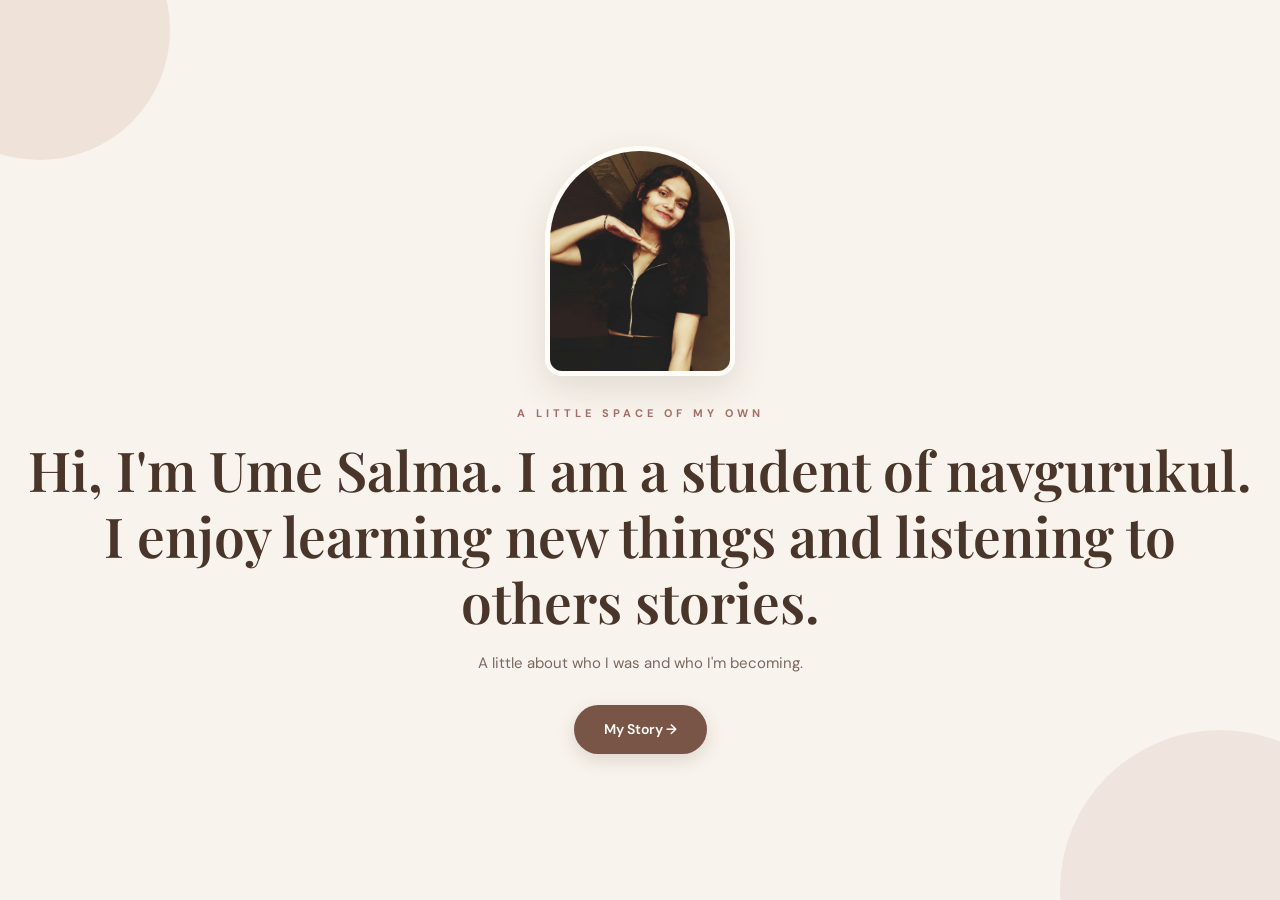
<file: index.html>
<!DOCTYPE html>
<html lang="en">
<head>
    <meta charset="UTF-8">
    <meta name="viewport" content="width=device-width, initial-scale=1.0">
    <title>Ume Salma | My Little World</title>
    <link rel="stylesheet" href="style.css">
</head>
<body>

    <main class="home">
        <img src="images/WhatsApp Image 2026-10-31 at 12.06.37 AM.jpeg" alt="Ume Salma" class="profile-photo">

        <p class="greeting">A LITTLE SPACE OF MY OWN</p>

        <h1>Hi, I'm Ume Salma. I am a student of navgurukul. I enjoy learning new things and listening to others stories.</h1>

        <p class="intro">
            A little about who I was and who I'm becoming.
        </p>

        <a href="story.html" class="story-button">My Story &rarr;</a>
    </main>

</body>
</html>
</file>
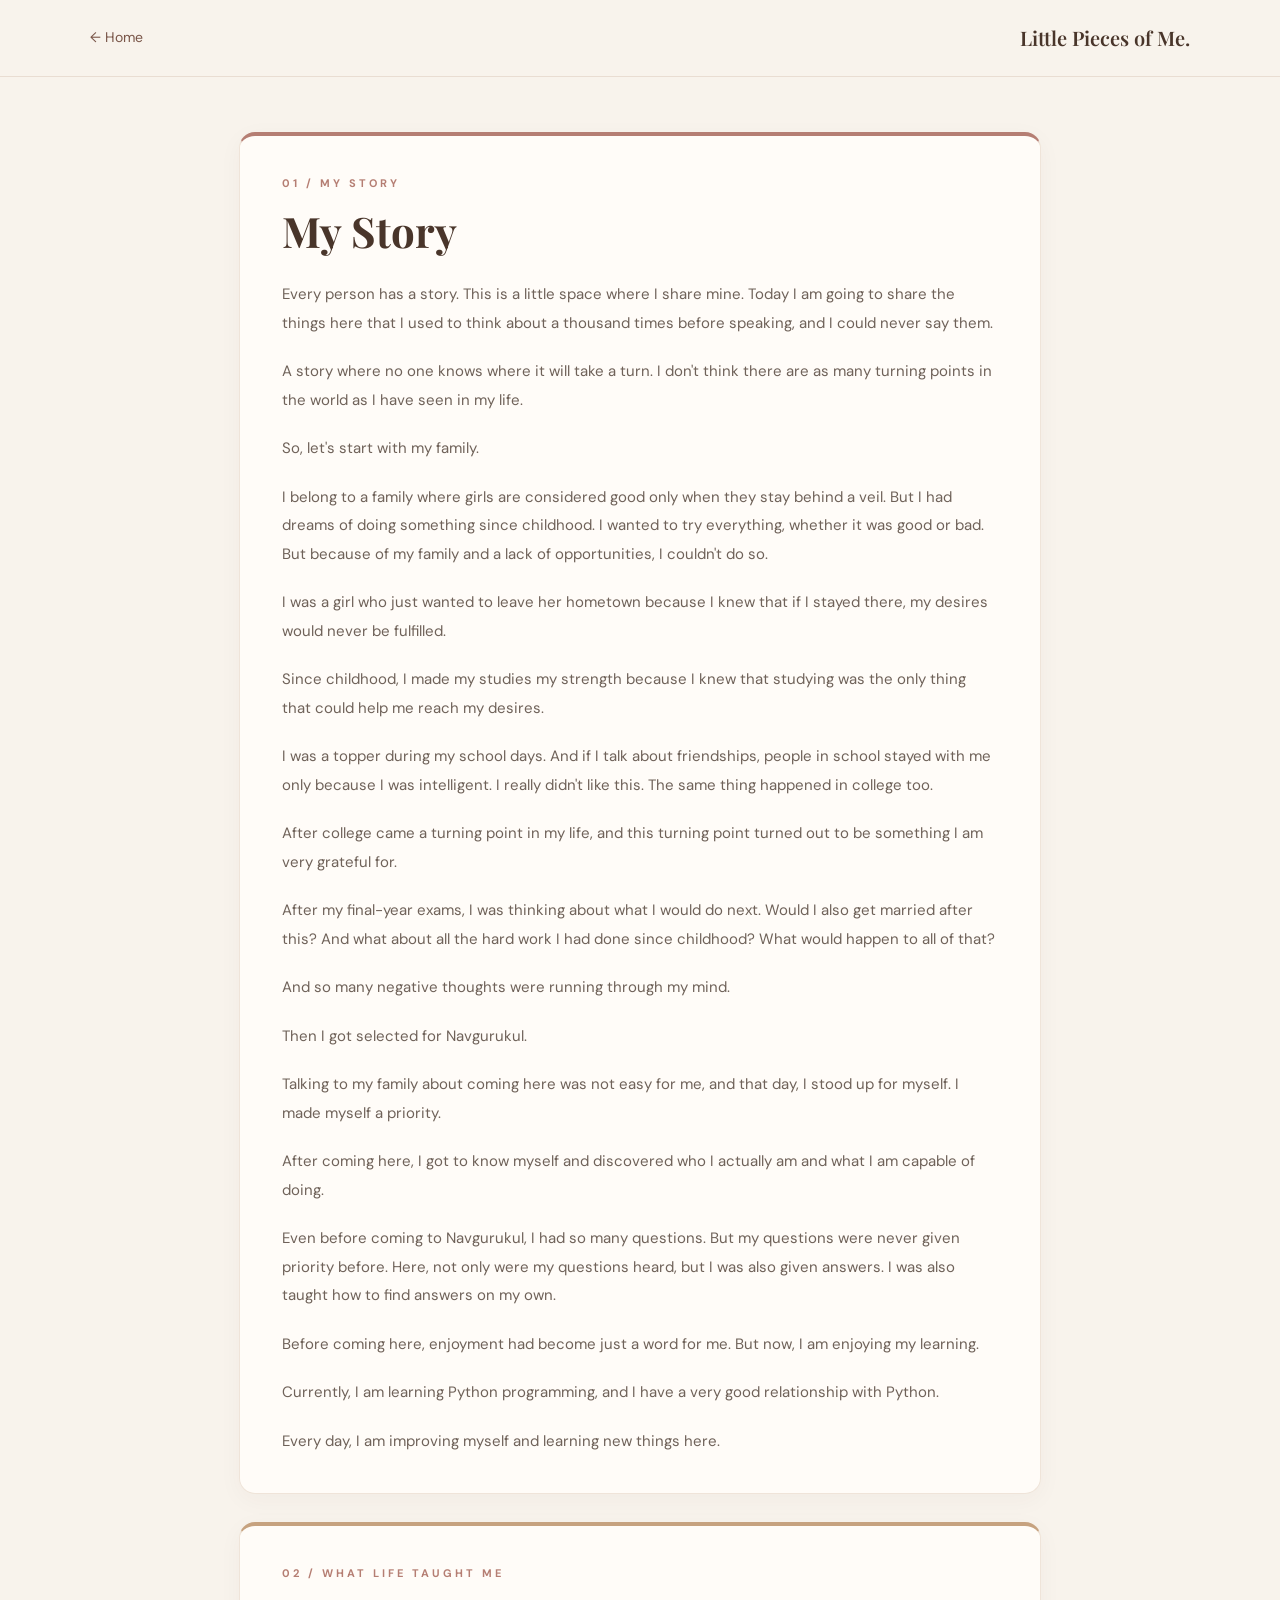
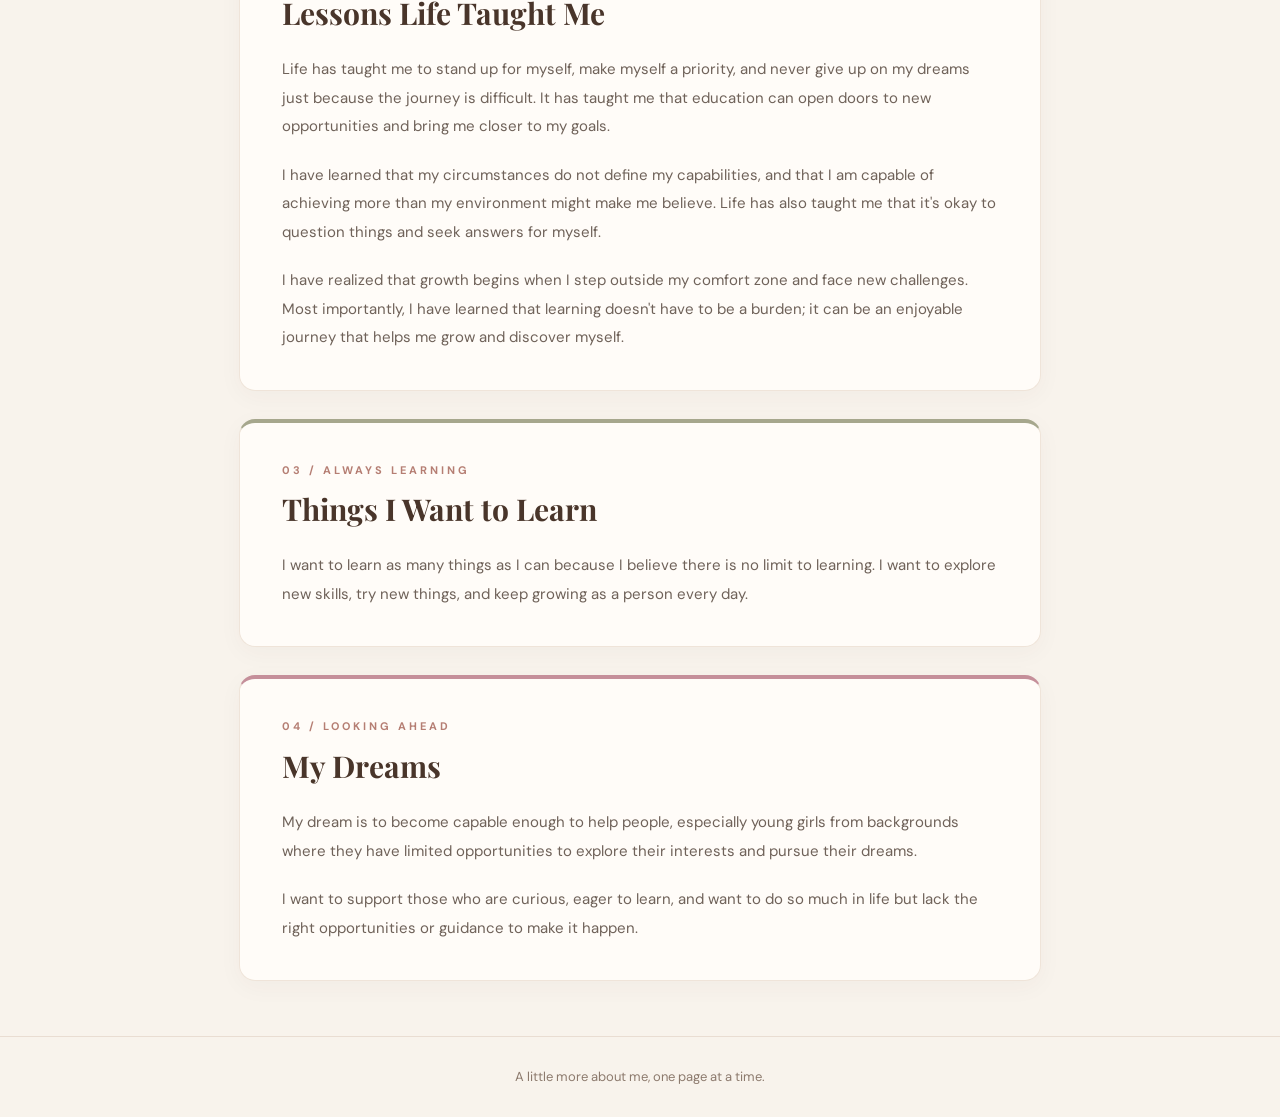
<file: story.html>
<!DOCTYPE html>
<html lang="en">
<head>
    <meta charset="UTF-8">
    <meta name="viewport" content="width=device-width, initial-scale=1.0">
    <title>My Story | Ume Salma</title>
    <link rel="stylesheet" href="style.css">
</head>
<body>

    <header class="story-header">
        <a href="index.html" class="back-link">&larr; Home</a>
        <span>Little Pieces of Me.</span>
    </header>

    <main class="story-page">

        <section id="my-story" class="story-section">
            <p class="label">01 / MY STORY</p>
            <h1>My Story</h1>

            <p>
                Every person has a story. This is a little space
                where I share mine. Today I am going to share the things here
                that I used to think about a thousand times before speaking,
                and I could never say them.
            </p>

            <p>
                A story where no one knows where it
                will take a turn. I don't think there are as many turning
                points in the world as I have seen in my life.
            </p>

            <p>
                So, let's start with my family.
            </p>

            <p>
                I belong to a family where girls are considered good only
                when they stay behind a veil. But I had dreams of doing
                something since childhood. I wanted to try everything,
                whether it was good or bad. But because of my family and
                a lack of opportunities, I couldn't do so.
            </p>

            <p>
                I was a girl who just wanted to leave her hometown because
                I knew that if I stayed there, my desires would never be fulfilled.
            </p>

            <p>
                Since childhood, I made my studies my strength because I knew
                that studying was the only thing that could help me reach my desires.
            </p>

            <p>
                I was a topper during my school days. And if I talk about
                friendships, people in school stayed with me only because
                I was intelligent. I really didn't like this. The same thing
                happened in college too.
            </p>

            <p>
                After college came a turning point in my life, and this
                turning point turned out to be something I am very grateful for.
            </p>

            <p>
                After my final-year exams, I was thinking about what I would
                do next. Would I also get married after this? And what about
                all the hard work I had done since childhood? What would
                happen to all of that?
            </p>

            <p>
                And so many negative thoughts were running through my mind.
            </p>

            <p>
                Then I got selected for Navgurukul.
            </p>

            <p>
                Talking to my family about coming here was not easy for me,
                and that day, I stood up for myself. I made myself a priority.
            </p>

            <p>
                After coming here, I got to know myself and discovered who I
                actually am and what I am capable of doing.
            </p>

            <p>
                Even before coming to Navgurukul, I had so many questions.
                But my questions were never given priority before. Here,
                not only were my questions heard, but I was also given answers.
                I was also taught how to find answers on my own.
            </p>

            <p>
                Before coming here, enjoyment had become just a word for me.
                But now, I am enjoying my learning.
            </p>

            <p>
                Currently, I am learning Python programming, and I have a
                very good relationship with Python.
            </p>

            <p>
                Every day, I am improving myself and learning new things here.
            </p>
        </section>


        <section id="life-lessons" class="story-section">
            <p class="label">02 / WHAT LIFE TAUGHT ME</p>
            <h2>Lessons Life Taught Me</h2>

            <p>
                Life has taught me to stand up for myself, make myself a
                priority, and never give up on my dreams just because the
                journey is difficult. It has taught me that education can
                open doors to new opportunities and bring me closer to my goals.
            </p>

            <p>
                I have learned that my circumstances do not define my
                capabilities, and that I am capable of achieving more than
                my environment might make me believe. Life has also taught
                me that it's okay to question things and seek answers for myself.
            </p>

            <p>
                I have realized that growth begins when I step outside my
                comfort zone and face new challenges. Most importantly,
                I have learned that learning doesn't have to be a burden;
                it can be an enjoyable journey that helps me grow and
                discover myself.
            </p>
        </section>


        <section id="learning" class="story-section">
            <p class="label">03 / ALWAYS LEARNING</p>
            <h2>Things I Want to Learn</h2>

            <p>
                I want to learn as many things as I can because I believe
                there is no limit to learning. I want to explore new skills,
                try new things, and keep growing as a person every day.
            </p>
        </section>


        <section id="dreams" class="story-section">
            <p class="label">04 / LOOKING AHEAD</p>
            <h2>My Dreams</h2>

            <p>
                My dream is to become capable enough to help people,
                especially young girls from backgrounds where they have
                limited opportunities to explore their interests and pursue
                their dreams.
            </p>

            <p>
                I want to support those who are curious, eager to learn,
                and want to do so much in life but lack the right
                opportunities or guidance to make it happen.
            </p>
        </section>

    </main>

    <footer>
        <p>A little more about me, one page at a time.</p>
    </footer>

</body>
</html>
</file>
<file: style.css>
@import url('https://fonts.googleapis.com/css2?family=DM+Sans:wght@400;500;600;700&family=Playfair+Display:wght@500;600;700&display=swap');

/* Basic setup */

* {
    margin: 0;
    padding: 0;
    box-sizing: border-box;
}

html {
    scroll-behavior: smooth;
}

body {
    font-family: 'DM Sans', sans-serif;
    background-color: #F8F3EC;
    color: #49352A;
    line-height: 1.8;
}

/* Homepage */

.home {
    min-height: 100vh;
    display: flex;
    flex-direction: column;
    justify-content: center;
    align-items: center;
    text-align: center;
    padding: 45px 20px;
    position: relative;
    overflow: hidden;
}

/* Soft decorative circles */

.home::before,
.home::after {
    content: "";
    position: absolute;
    border-radius: 50%;
    z-index: -1;
    pointer-events: none;
}

.home::before {
    width: 260px;
    height: 260px;
    background: #EAD8CD;
    top: -100px;
    left: -90px;
    opacity: 0.6;
}

.home::after {
    width: 320px;
    height: 320px;
    background: #E8D5D1;
    bottom: -150px;
    right: -100px;
    opacity: 0.5;
}

/* Profile photo */

.profile-photo {
    width: 190px;
    height: 230px;
    object-fit: cover;
    object-position: center;
    border-radius: 100px 100px 18px 18px;
    border: 5px solid #FFFCF8;
    box-shadow: 0 12px 35px rgba(73, 53, 42, 0.13);
    margin-bottom: 28px;
    animation: fadeIn 1s ease both, floatPhoto 5s ease-in-out 1s infinite;
}

/* Small introduction heading */

.greeting {
    font-size: 11px;
    font-weight: 700;
    letter-spacing: 4px;
    color: #A16F65;
    margin-bottom: 12px;
    animation: fadeInUp 0.8s ease both;
}

/* Main heading */

.home h1 {
    font-family: 'Playfair Display', serif;
    font-size: clamp(34px, 6vw, 55px);
    font-weight: 600;
    line-height: 1.2;
    margin-bottom: 16px;
    animation: fadeInUp 0.8s ease 0.2s both;
}

/* Introduction text */

.intro {
    color: #79695F;
    font-size: 15px;
    max-width: 340px;
    margin-bottom: 28px;
    animation: fadeInUp 0.8s ease 0.4s both;
}

/* My Story button */

.story-button {
    display: inline-block;
    text-decoration: none;
    color: #FFFCF8;
    background-color: #795548;
    padding: 12px 30px;
    border-radius: 30px;
    font-size: 14px;
    font-weight: 600;
    box-shadow: 0 6px 18px rgba(73, 53, 42, 0.15);
    transition: all 0.3s ease;
    animation: fadeInUp 0.8s ease 0.6s both;
}

.story-button:hover {
    background-color: #A16F65;
    transform: translateY(-4px);
    box-shadow: 0 10px 24px rgba(73, 53, 42, 0.2);
}

/* Story page header */

.story-header {
    display: flex;
    justify-content: space-between;
    align-items: center;
    padding: 20px 7%;
    border-bottom: 1px solid #E9DDD2;
    background-color: #F8F3EC;
}

.story-header span {
    font-family: 'Playfair Display', serif;
    font-size: 20px;
    font-weight: 600;
}

.back-link {
    color: #795548;
    text-decoration: none;
    font-size: 14px;
    transition: color 0.3s ease;
}

.back-link:hover {
    color: #B57E73;
}

/* Story content */

.story-page {
    max-width: 850px;
    margin: 55px auto;
    padding: 0 24px;
}

/* Individual story cards */

.story-section {
    background-color: #FFFCF8;
    padding: 38px 42px;
    margin-bottom: 28px;
    border: 1px solid #EFE4D9;
    border-radius: 16px;
    box-shadow: 0 6px 24px rgba(73, 53, 42, 0.04);
    animation: fadeInUp 0.8s ease both;
    scroll-margin-top: 25px;
    transition: transform 0.3s ease, box-shadow 0.3s ease;
}

.story-section:hover {
    transform: translateY(-3px);
    box-shadow: 0 12px 30px rgba(73, 53, 42, 0.08);
}

/* Section labels */

.label {
    font-size: 11px;
    letter-spacing: 3px;
    font-weight: 700;
    color: #B57E73;
    margin-bottom: 10px;
}

/* Story headings */

.story-section h1,
.story-section h2 {
    font-family: 'Playfair Display', serif;
    color: #49352A;
    line-height: 1.3;
    margin-bottom: 22px;
}

.story-section h1 {
    font-size: 42px;
}

.story-section h2 {
    font-size: 30px;
}

/* Story paragraphs */

.story-section p:not(.label) {
    color: #6F6259;
    font-size: 15px;
    line-height: 1.9;
    margin-bottom: 20px;
}

.story-section p:last-child {
    margin-bottom: 0;
}

/* A different accent for each section */

#my-story {
    border-top: 4px solid #B57E73;
}

#life-lessons {
    border-top: 4px solid #C6A27F;
}

#learning {
    border-top: 4px solid #A6A78D;
}

#dreams {
    border-top: 4px solid #C58F9A;
}

/* Footer */

footer {
    text-align: center;
    padding: 28px 20px;
    color: #8C7A6D;
    font-size: 13px;
    border-top: 1px solid #E9DDD2;
}

/* Animations */

@keyframes fadeIn {
    from {
        opacity: 0;
    }

    to {
        opacity: 1;
    }
}

@keyframes fadeInUp {
    from {
        opacity: 0;
        transform: translateY(20px);
    }

    to {
        opacity: 1;
        transform: translateY(0);
    }
}

@keyframes floatPhoto {
    0%, 100% {
        transform: translateY(0);
    }

    50% {
        transform: translateY(-7px);
    }
}

/* Mobile design */

@media (max-width: 600px) {
    .profile-photo {
        width: 155px;
        height: 190px;
    }

    .home h1 {
        font-size: 36px;
    }

    .greeting {
        font-size: 9px;
        letter-spacing: 3px;
    }

    .intro {
        font-size: 14px;
    }

    .story-header {
        padding: 18px 5%;
    }

    .story-header span {
        font-size: 17px;
    }

    .story-page {
        margin: 30px auto;
        padding: 0 15px;
    }

    .story-section {
        padding: 27px 22px;
        margin-bottom: 20px;
    }

    .story-section h1 {
        font-size: 34px;
    }

    .story-section h2 {
        font-size: 27px;
    }

    .story-section p:not(.label) {
        font-size: 14px;
    }
}

/* Respect reduced-motion preferences */

@media (prefers-reduced-motion: reduce) {
    *,
    *::before,
    *::after {
        animation: none !important;
        scroll-behavior: auto !important;
        transition: none !important;
    }
}
</file>
